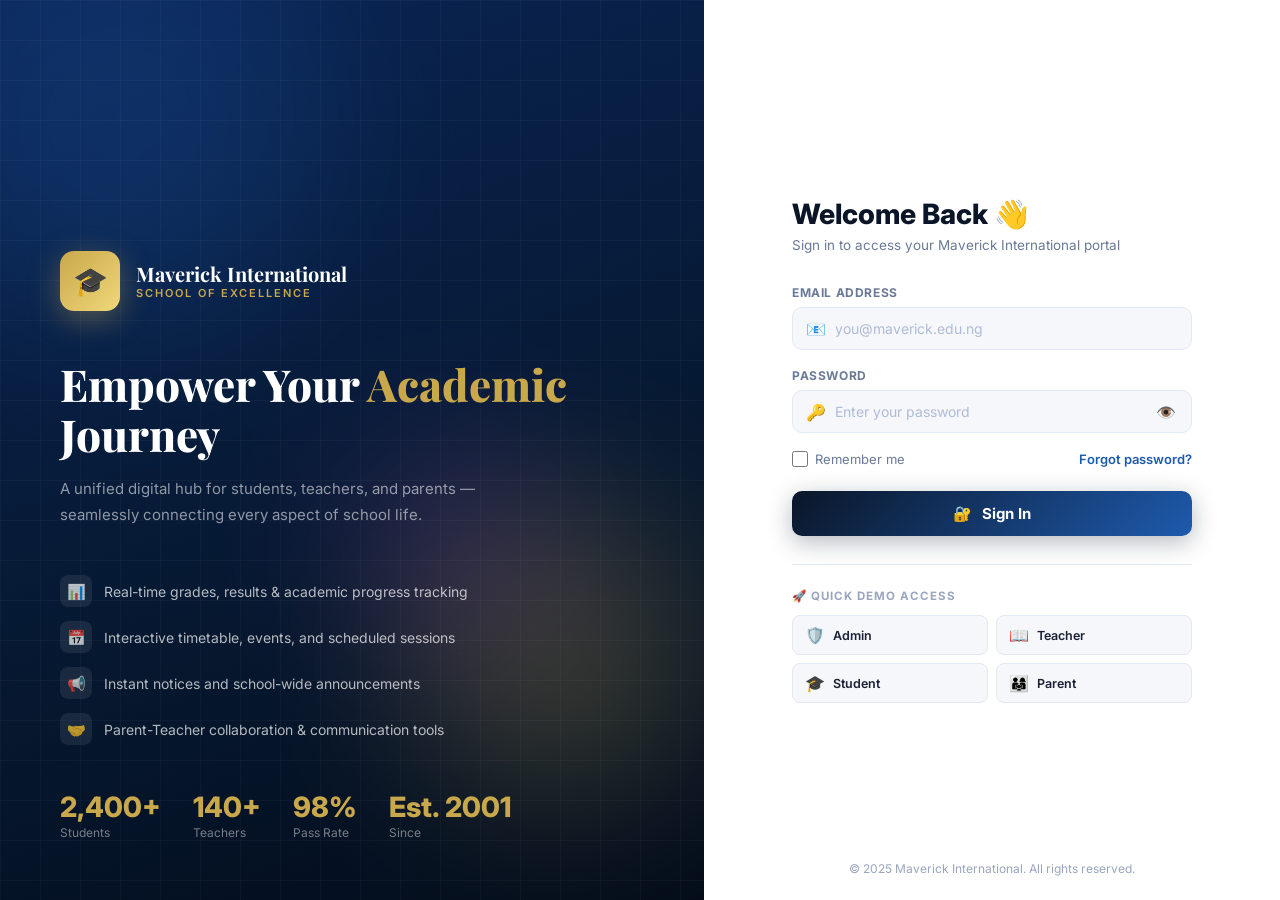
<file: index.html>
<!DOCTYPE html>
<html lang="en">
<head>
  <meta charset="UTF-8" />
  <meta name="viewport" content="width=device-width, initial-scale=1.0" />
  <title>Login — Maverick International School Portal</title>
  <meta name="description" content="Securely access the Maverick International School Portal. Student, Teacher, Admin and Parent login." />
  <link rel="preconnect" href="https://fonts.googleapis.com" />
  <link rel="preconnect" href="https://fonts.gstatic.com" crossorigin />
  <link href="https://fonts.googleapis.com/css2?family=Inter:wght@300;400;500;600;700;800&family=Playfair+Display:wght@600;700;800&display=swap" rel="stylesheet" />
  <style>
    *, *::before, *::after { box-sizing: border-box; margin: 0; padding: 0; }
    :root {
      --primary: #0a1628;
      --secondary: #c9a84c;
      --accent: #1e5aad;
      --bg: #f0f2f7;
      --danger: #e74c3c;
      --success: #27ae60;
    }
    body {
      font-family: 'Inter', sans-serif;
      min-height: 100vh;
      display: flex;
      overflow: hidden;
      background: var(--primary);
    }

    /* ---- Left Panel ---- */
    .login-left {
      width: 55%;
      position: relative;
      overflow: hidden;
      display: flex;
      flex-direction: column;
      justify-content: flex-end;
      padding: 60px;
    }

    .login-bg {
      position: absolute;
      inset: 0;
      background:
        linear-gradient(160deg, #0a2555 0%, #061830 60%, #030c1a 100%);
      z-index: 0;
    }

    /* Decorative orbs */
    .orb {
      position: absolute;
      border-radius: 50%;
      filter: blur(80px);
      opacity: 0.25;
      animation: floatOrb 8s ease-in-out infinite alternate;
    }
    .orb-1 { width: 400px; height: 400px; background: var(--accent); top: -80px; left: -80px; }
    .orb-2 { width: 300px; height: 300px; background: var(--secondary); bottom: 100px; right: 0; animation-delay: -3s; }
    .orb-3 { width: 200px; height: 200px; background: #8e44ad; top: 50%; left: 50%; animation-delay: -6s; }

    @keyframes floatOrb {
      from { transform: translate(0, 0) scale(1); }
      to   { transform: translate(20px, 20px) scale(1.1); }
    }

    /* Grid pattern */
    .login-bg::after {
      content: '';
      position: absolute;
      inset: 0;
      background-image:
        linear-gradient(rgba(255,255,255,0.03) 1px, transparent 1px),
        linear-gradient(90deg, rgba(255,255,255,0.03) 1px, transparent 1px);
      background-size: 40px 40px;
    }

    .login-left-content {
      position: relative;
      z-index: 1;
    }

    .school-crest {
      display: flex;
      align-items: center;
      gap: 16px;
      margin-bottom: 48px;
    }

    .crest-icon {
      width: 60px;
      height: 60px;
      background: linear-gradient(135deg, var(--secondary), #f0d87a);
      border-radius: 14px;
      display: flex;
      align-items: center;
      justify-content: center;
      font-size: 28px;
      box-shadow: 0 8px 30px rgba(201,168,76,0.4);
      flex-shrink: 0;
    }

    .crest-text {
      display: flex;
      flex-direction: column;
    }

    .crest-name {
      font-family: 'Playfair Display', serif;
      font-size: 20px;
      font-weight: 700;
      color: #fff;
      line-height: 1.2;
    }

    .crest-sub {
      font-size: 11px;
      color: var(--secondary);
      font-weight: 600;
      letter-spacing: 2px;
      text-transform: uppercase;
    }

    .login-hero-text {
      margin-bottom: 48px;
    }

    .login-hero-text h2 {
      font-family: 'Playfair Display', serif;
      font-size: 44px;
      font-weight: 800;
      color: #fff;
      line-height: 1.15;
      margin-bottom: 16px;
    }

    .login-hero-text h2 span {
      color: var(--secondary);
    }

    .login-hero-text p {
      font-size: 15px;
      color: rgba(255,255,255,0.55);
      line-height: 1.7;
      max-width: 420px;
    }

    .login-stats {
      display: flex;
      gap: 32px;
    }

    .login-stat {
      display: flex;
      flex-direction: column;
    }

    .login-stat .val {
      font-size: 28px;
      font-weight: 800;
      color: var(--secondary);
      line-height: 1;
    }

    .login-stat .lbl {
      font-size: 12px;
      color: rgba(255,255,255,0.45);
      margin-top: 4px;
    }

    .login-features {
      display: flex;
      flex-direction: column;
      gap: 14px;
      margin-bottom: 48px;
    }

    .feature-item {
      display: flex;
      align-items: center;
      gap: 12px;
      color: rgba(255,255,255,0.7);
      font-size: 14px;
    }

    .feature-item .feat-icon {
      width: 32px;
      height: 32px;
      border-radius: 8px;
      background: rgba(255,255,255,0.08);
      display: flex;
      align-items: center;
      justify-content: center;
      font-size: 15px;
      flex-shrink: 0;
    }

    /* ---- Right Panel ---- */
    .login-right {
      flex: 1;
      background: #fff;
      display: flex;
      align-items: center;
      justify-content: center;
      padding: 40px 60px;
      position: relative;
      overflow-y: auto;
    }

    .login-form-wrap {
      width: 100%;
      max-width: 400px;
      animation: slideUp 0.6s ease both;
    }

    @keyframes slideUp {
      from { opacity: 0; transform: translateY(30px); }
      to   { opacity: 1; transform: translateY(0); }
    }

    .form-heading {
      margin-bottom: 32px;
    }

    .form-heading h1 {
      font-size: 28px;
      font-weight: 800;
      color: var(--primary);
      margin-bottom: 6px;
    }

    .form-heading p {
      font-size: 13.5px;
      color: #6b7a99;
    }

    .form-group {
      margin-bottom: 18px;
      position: relative;
    }

    .form-label {
      display: block;
      font-size: 12px;
      font-weight: 700;
      color: #6b7a99;
      margin-bottom: 7px;
      text-transform: uppercase;
      letter-spacing: 0.6px;
    }

    .input-wrap {
      position: relative;
    }

    .input-icon {
      position: absolute;
      left: 14px; top: 50%;
      transform: translateY(-50%);
      font-size: 16px;
      pointer-events: none;
      color: #9aa5be;
    }

    .form-control {
      width: 100%;
      padding: 12px 14px 12px 42px;
      background: #f5f7fb;
      border: 1.5px solid #e2e8f4;
      border-radius: 10px;
      font-size: 14px;
      font-family: 'Inter', sans-serif;
      color: var(--primary);
      outline: none;
      transition: all 0.3s ease;
    }

    .form-control:focus {
      border-color: var(--accent);
      background: #fff;
      box-shadow: 0 0 0 3px rgba(30,90,173,0.1);
    }

    .form-control::placeholder { color: #b0bbd6; }

    .password-toggle {
      position: absolute;
      right: 12px; top: 50%;
      transform: translateY(-50%);
      background: none;
      border: none;
      cursor: pointer;
      font-size: 16px;
      color: #9aa5be;
      transition: color 0.2s;
      padding: 4px;
    }

    .password-toggle:hover { color: var(--accent); }

    .form-options {
      display: flex;
      align-items: center;
      justify-content: space-between;
      font-size: 13px;
      margin-bottom: 24px;
    }

    .remember-wrap {
      display: flex;
      align-items: center;
      gap: 7px;
      cursor: pointer;
    }

    .remember-wrap input[type="checkbox"] {
      width: 16px;
      height: 16px;
      accent-color: var(--accent);
      cursor: pointer;
    }

    .remember-wrap span {
      color: #6b7a99;
      font-size: 13px;
    }

    .forgot-link {
      color: var(--accent);
      font-size: 13px;
      font-weight: 600;
      text-decoration: none;
      transition: opacity 0.2s;
    }

    .forgot-link:hover { opacity: 0.7; }

    .login-btn {
      width: 100%;
      padding: 13px;
      background: linear-gradient(135deg, var(--primary), var(--accent));
      color: #fff;
      border: none;
      border-radius: 10px;
      font-size: 15px;
      font-weight: 700;
      font-family: 'Inter', sans-serif;
      cursor: pointer;
      display: flex;
      align-items: center;
      justify-content: center;
      gap: 10px;
      transition: all 0.3s ease;
      box-shadow: 0 6px 24px rgba(10,22,40,0.3);
    }

    .login-btn:hover {
      transform: translateY(-1px);
      box-shadow: 0 10px 30px rgba(10,22,40,0.4);
    }

    .login-btn:disabled {
      opacity: 0.7;
      cursor: not-allowed;
      transform: none;
    }

    .spinner {
      width: 16px; height: 16px;
      border: 2px solid rgba(255,255,255,0.3);
      border-top-color: #fff;
      border-radius: 50%;
      animation: spin 0.7s linear infinite;
      display: inline-block;
    }

    @keyframes spin { to { transform: rotate(360deg); } }

    .login-error {
      background: rgba(231,76,60,0.08);
      border: 1px solid rgba(231,76,60,0.2);
      border-radius: 8px;
      padding: 10px 14px;
      font-size: 13px;
      color: var(--danger);
      margin-bottom: 16px;
      display: none;
    }

    /* Demo accounts */
    .demo-section {
      margin-top: 28px;
      padding-top: 24px;
      border-top: 1px solid #e2e8f4;
    }

    .demo-section h4 {
      font-size: 11.5px;
      font-weight: 700;
      color: #9aa5be;
      text-transform: uppercase;
      letter-spacing: 1px;
      margin-bottom: 12px;
    }

    .demo-grid {
      display: grid;
      grid-template-columns: 1fr 1fr;
      gap: 8px;
    }

    .demo-btn {
      display: flex;
      align-items: center;
      gap: 8px;
      padding: 9px 12px;
      background: #f5f7fb;
      border: 1.5px solid #e2e8f4;
      border-radius: 8px;
      font-size: 12.5px;
      font-weight: 600;
      color: #1a2035;
      cursor: pointer;
      transition: all 0.2s ease;
      font-family: 'Inter', sans-serif;
    }

    .demo-btn:hover {
      border-color: var(--secondary);
      background: rgba(201,168,76,0.06);
      color: #8a6800;
    }

    .demo-btn .d-icon {
      font-size: 16px;
    }

    .login-footer {
      position: absolute;
      bottom: 24px;
      left: 0; right: 0;
      text-align: center;
      font-size: 12px;
      color: #9aa5be;
    }


    /* ============================================
       LOGIN PAGE — Responsive (5-Tier)
       ============================================ */

    /* LG <= 1024px: slightly narrower left panel */
    @media (max-width: 1024px) {
      .login-left { width: 45%; padding: 40px; }
      .login-hero-text h2 { font-size: 36px; }
    }

    /* MD <= 900px: hide left panel, show form only */
    @media (max-width: 900px) {
      body { overflow-y: auto; }
      .login-left { display: none; }
      .login-right {
        padding: 48px 40px;
        min-height: 100vh;
      }
    }

    /* SM <= 640px: reduce right panel padding */
    @media (max-width: 640px) {
      .login-right { padding: 36px 24px 60px; }
      .login-form-wrap { max-width: 100%; }
      .form-heading h1 { font-size: 24px; }
      .demo-grid { grid-template-columns: 1fr 1fr; }
    }

    /* XS <= 480px: phone-level compact form */
    @media (max-width: 480px) {
      .login-right { padding: 28px 16px 56px; }
      .form-heading h1 { font-size: 22px; }
      .form-heading p  { font-size: 13px; }
      .form-control    { padding: 11px 12px 11px 40px; font-size: 13.5px; }
      .login-btn       { padding: 12px; font-size: 14px; }
      .form-options    { font-size: 12.5px; }
      .demo-grid { gap: 6px; }
      .demo-btn  { padding: 8px 10px; font-size: 12px; }
      .login-footer { font-size: 11px; bottom: 16px; }
    }

    /* XXS <= 360px: very small phones */
    @media (max-width: 360px) {
      .login-right { padding: 24px 12px 56px; }
      .form-heading h1 { font-size: 20px; }
      .login-btn { font-size: 13.5px; }
      .demo-grid { grid-template-columns: 1fr; }
      .demo-btn  { justify-content: center; }
    }

  </style>
</head>
<body>

  <!-- LEFT PANEL -->
  <div class="login-left">
    <div class="login-bg">
      <div class="orb orb-1"></div>
      <div class="orb orb-2"></div>
      <div class="orb orb-3"></div>
    </div>

    <div class="login-left-content">
      <!-- Crest -->
      <div class="school-crest">
        <div class="crest-icon">🎓</div>
        <div class="crest-text">
          <span class="crest-name">Maverick International</span>
          <span class="crest-sub">School of Excellence</span>
        </div>
      </div>

      <!-- Hero -->
      <div class="login-hero-text">
        <h2>Empower Your <span>Academic</span> Journey</h2>
        <p>A unified digital hub for students, teachers, and parents — seamlessly connecting every aspect of school life.</p>
      </div>

      <!-- Features -->
      <div class="login-features">
        <div class="feature-item">
          <div class="feat-icon">📊</div>
          <span>Real-time grades, results & academic progress tracking</span>
        </div>
        <div class="feature-item">
          <div class="feat-icon">📅</div>
          <span>Interactive timetable, events, and scheduled sessions</span>
        </div>
        <div class="feature-item">
          <div class="feat-icon">📢</div>
          <span>Instant notices and school-wide announcements</span>
        </div>
        <div class="feature-item">
          <div class="feat-icon">🤝</div>
          <span>Parent-Teacher collaboration & communication tools</span>
        </div>
      </div>

      <!-- Stats -->
      <div class="login-stats">
        <div class="login-stat">
          <span class="val">2,400+</span>
          <span class="lbl">Students</span>
        </div>
        <div class="login-stat">
          <span class="val">140+</span>
          <span class="lbl">Teachers</span>
        </div>
        <div class="login-stat">
          <span class="val">98%</span>
          <span class="lbl">Pass Rate</span>
        </div>
        <div class="login-stat">
          <span class="val">Est. 2001</span>
          <span class="lbl">Since</span>
        </div>
      </div>
    </div>
  </div>

  <!-- RIGHT PANEL -->
  <div class="login-right">
    <div class="login-form-wrap">
      <div class="form-heading">
        <h1>Welcome Back 👋</h1>
        <p>Sign in to access your Maverick International portal</p>
      </div>

      <!-- Error -->
      <div class="login-error" id="loginError"></div>

      <!-- Form -->
      <form id="loginForm" novalidate autocomplete="off">
        <div class="form-group">
          <label class="form-label" for="loginEmail">Email Address</label>
          <div class="input-wrap">
            <span class="input-icon">📧</span>
            <input type="email" id="loginEmail" class="form-control" placeholder="you@maverick.edu.ng" required />
          </div>
        </div>

        <div class="form-group">
          <label class="form-label" for="loginPassword">Password</label>
          <div class="input-wrap">
            <span class="input-icon">🔑</span>
            <input type="password" id="loginPassword" class="form-control" placeholder="Enter your password" required />
            <button type="button" class="password-toggle" id="togglePassword">👁️</button>
          </div>
        </div>

        <div class="form-options">
          <label class="remember-wrap">
            <input type="checkbox" id="rememberMe" />
            <span>Remember me</span>
          </label>
          <a href="#" class="forgot-link">Forgot password?</a>
        </div>

        <button type="submit" class="login-btn" id="loginBtn">
          <span>🔐</span>
          <span>Sign In</span>
        </button>
      </form>

      <!-- Demo Section -->
      <div class="demo-section">
        <h4>🚀 Quick Demo Access</h4>
        <div class="demo-grid">
          <button type="button" class="demo-btn" data-demo-role="administrator">
            <span class="d-icon">🛡️</span>Admin
          </button>
          <button type="button" class="demo-btn" data-demo-role="teacher">
            <span class="d-icon">📖</span>Teacher
          </button>
          <button type="button" class="demo-btn" data-demo-role="student">
            <span class="d-icon">🎓</span>Student
          </button>
          <button type="button" class="demo-btn" data-demo-role="parent">
            <span class="d-icon">👨‍👩‍👧</span>Parent
          </button>
        </div>
      </div>
    </div>

    <div class="login-footer">
      © 2025 Maverick International. All rights reserved.
    </div>
  </div>

  <script src="js/main.js"></script>
  <script src="js/auth.js"></script>
</body>
</html>
</file>
<file: css/style.css>
/* ============================================
   MAVERICK INTERNATIONAL SCHOOL PORTAL
   Global Styles
   ============================================ */

@import url('https://fonts.googleapis.com/css2?family=Inter:wght@300;400;500;600;700;800&family=Playfair+Display:wght@600;700&display=swap');

/* ---- CSS Variables ---- */
:root {
  --primary: #0a1628;
  --primary-light: #122040;
  --secondary: #c9a84c;
  --secondary-light: #e8c96d;
  --accent: #1e5aad;
  --accent-light: #2870d4;
  --danger: #e74c3c;
  --success: #27ae60;
  --warning: #f39c12;
  --info: #2980b9;

  --bg-base: #f0f2f7;
  --bg-sidebar: #0a1628;
  --bg-card: #ffffff;
  --bg-header: #ffffff;

  --text-primary: #1a2035;
  --text-secondary: #6b7a99;
  --text-muted: #9aa5be;
  --text-light: #ffffff;

  --border: #e2e8f4;
  --border-hover: #c9a84c;

  --shadow-sm: 0 2px 8px rgba(10, 22, 40, 0.06);
  --shadow-md: 0 4px 20px rgba(10, 22, 40, 0.1);
  --shadow-lg: 0 8px 40px rgba(10, 22, 40, 0.15);
  --shadow-xl: 0 20px 60px rgba(10, 22, 40, 0.2);

  --radius-sm: 8px;
  --radius-md: 12px;
  --radius-lg: 16px;
  --radius-xl: 24px;
  --radius-full: 9999px;

  --sidebar-width: 260px;
  --header-height: 70px;
  --transition: all 0.3s cubic-bezier(0.4, 0, 0.2, 1);
}

/* ---- Reset & Base ---- */
*, *::before, *::after {
  box-sizing: border-box;
  margin: 0;
  padding: 0;
}

html {
  font-size: 16px;
  scroll-behavior: smooth;
}

body {
  font-family: 'Inter', sans-serif;
  background-color: var(--bg-base);
  color: var(--text-primary);
  line-height: 1.6;
  overflow-x: hidden;
  -webkit-font-smoothing: antialiased;
}

a {
  text-decoration: none;
  color: inherit;
}

ul {
  list-style: none;
}

img {
  max-width: 100%;
  display: block;
}

button {
  cursor: pointer;
  font-family: inherit;
  border: none;
  outline: none;
}

input, select, textarea {
  font-family: inherit;
  outline: none;
}

/* ---- Scrollbar ---- */
::-webkit-scrollbar { width: 6px; height: 6px; }
::-webkit-scrollbar-track { background: transparent; }
::-webkit-scrollbar-thumb { background: var(--border); border-radius: 99px; }
::-webkit-scrollbar-thumb:hover { background: var(--secondary); }

/* ============================================
   LAYOUT SHELL
   ============================================ */
.portal-shell {
  display: flex;
  min-height: 100vh;
}

/* ============================================
   SIDEBAR
   ============================================ */
.sidebar {
  width: var(--sidebar-width);
  background: var(--bg-sidebar);
  color: var(--text-light);
  display: flex;
  flex-direction: column;
  position: fixed;
  top: 0;
  left: 0;
  height: 100vh;
  z-index: 1000;
  transition: var(--transition);
  overflow: hidden;
}

.sidebar::before {
  content: '';
  position: absolute;
  top: 0; left: 0; right: 0; bottom: 0;
  background: linear-gradient(160deg, #122040 0%, #0a1628 40%, #071020 100%);
  z-index: -1;
}

.sidebar-brand {
  padding: 24px 20px;
  display: flex;
  align-items: center;
  gap: 12px;
  border-bottom: 1px solid rgba(255,255,255,0.07);
  min-height: var(--header-height);
}

.brand-icon {
  width: 44px;
  height: 44px;
  background: linear-gradient(135deg, var(--secondary), var(--secondary-light));
  border-radius: var(--radius-sm);
  display: flex;
  align-items: center;
  justify-content: center;
  font-size: 20px;
  flex-shrink: 0;
  box-shadow: 0 4px 15px rgba(201, 168, 76, 0.35);
}

.brand-text {
  display: flex;
  flex-direction: column;
  overflow: hidden;
}

.brand-name {
  font-family: 'Playfair Display', serif;
  font-size: 13.5px;
  font-weight: 700;
  color: #fff;
  line-height: 1.2;
  white-space: nowrap;
}

.brand-tagline {
  font-size: 9.5px;
  color: var(--secondary);
  font-weight: 500;
  letter-spacing: 1px;
  text-transform: uppercase;
  white-space: nowrap;
}

/* ---- Sidebar Navigation ---- */
.sidebar-nav {
  flex: 1;
  padding: 16px 0;
  overflow-y: auto;
}

.nav-section-label {
  font-size: 10px;
  font-weight: 600;
  letter-spacing: 1.5px;
  text-transform: uppercase;
  color: rgba(255,255,255,0.3);
  padding: 12px 20px 6px;
  margin-top: 8px;
}

.nav-item {
  position: relative;
}

.nav-link {
  display: flex;
  align-items: center;
  gap: 12px;
  padding: 11px 20px;
  color: rgba(255,255,255,0.6);
  font-size: 13.5px;
  font-weight: 500;
  transition: var(--transition);
  border-radius: 0;
  position: relative;
  overflow: hidden;
}

.nav-link::before {
  content: '';
  position: absolute;
  left: 0; top: 0; bottom: 0;
  width: 3px;
  background: var(--secondary);
  transform: scaleY(0);
  transition: var(--transition);
  border-radius: 0 2px 2px 0;
}

.nav-link:hover,
.nav-link.active {
  color: #fff;
  background: rgba(255,255,255,0.07);
}

.nav-link:hover::before,
.nav-link.active::before {
  transform: scaleY(1);
}

.nav-link .nav-icon {
  width: 20px;
  font-size: 16px;
  text-align: center;
  flex-shrink: 0;
}

.nav-badge {
  margin-left: auto;
  background: var(--secondary);
  color: var(--primary);
  font-size: 10px;
  font-weight: 700;
  padding: 2px 7px;
  border-radius: var(--radius-full);
}

/* ---- Sidebar Footer ---- */
.sidebar-footer {
  padding: 16px 20px;
  border-top: 1px solid rgba(255,255,255,0.07);
}

.sidebar-user {
  display: flex;
  align-items: center;
  gap: 10px;
  padding: 8px;
  border-radius: var(--radius-md);
  transition: var(--transition);
  cursor: pointer;
}

.sidebar-user:hover {
  background: rgba(255,255,255,0.07);
}

.user-avatar-sm {
  width: 36px;
  height: 36px;
  border-radius: var(--radius-full);
  background: linear-gradient(135deg, var(--accent), var(--accent-light));
  display: flex;
  align-items: center;
  justify-content: center;
  font-size: 14px;
  font-weight: 700;
  color: #fff;
  flex-shrink: 0;
}

.user-info-sm {
  flex: 1;
  overflow: hidden;
}

.user-name-sm {
  font-size: 12.5px;
  font-weight: 600;
  color: #fff;
  white-space: nowrap;
  overflow: hidden;
  text-overflow: ellipsis;
}

.user-role-sm {
  font-size: 10.5px;
  color: rgba(255,255,255,0.4);
  white-space: nowrap;
}

.logout-btn {
  color: rgba(255,255,255,0.4);
  font-size: 14px;
  transition: var(--transition);
}

.logout-btn:hover { color: var(--danger); }

/* ============================================
   MAIN CONTENT AREA
   ============================================ */
.main-content {
  flex: 1;
  margin-left: var(--sidebar-width);
  display: flex;
  flex-direction: column;
  min-height: 100vh;
  transition: var(--transition);
}

/* ============================================
   TOP HEADER
   ============================================ */
.top-header {
  background: var(--bg-header);
  height: var(--header-height);
  display: flex;
  align-items: center;
  justify-content: space-between;
  padding: 0 28px;
  border-bottom: 1px solid var(--border);
  position: sticky;
  top: 0;
  z-index: 100;
  box-shadow: var(--shadow-sm);
}

.header-left {
  display: flex;
  align-items: center;
  gap: 16px;
}

.menu-toggle {
  width: 36px;
  height: 36px;
  border-radius: var(--radius-sm);
  background: transparent;
  border: 1px solid var(--border);
  display: flex;
  align-items: center;
  justify-content: center;
  cursor: pointer;
  transition: var(--transition);
  font-size: 16px;
  color: var(--text-secondary);
}

.menu-toggle:hover {
  background: var(--bg-base);
  border-color: var(--secondary);
  color: var(--primary);
}

.page-title-area h1 {
  font-size: 18px;
  font-weight: 700;
  color: var(--text-primary);
}

.breadcrumb {
  display: flex;
  align-items: center;
  gap: 6px;
  font-size: 12px;
  color: var(--text-muted);
  margin-top: 1px;
}

.breadcrumb span { transition: var(--transition); }
.breadcrumb span:last-child { color: var(--accent); }
.breadcrumb .sep { color: var(--border); }

.header-right {
  display: flex;
  align-items: center;
  gap: 8px;
}

.header-action-btn {
  width: 38px;
  height: 38px;
  border-radius: var(--radius-sm);
  background: transparent;
  border: 1px solid var(--border);
  display: flex;
  align-items: center;
  justify-content: center;
  cursor: pointer;
  transition: var(--transition);
  font-size: 16px;
  color: var(--text-secondary);
  position: relative;
}

.header-action-btn:hover {
  background: var(--bg-base);
  border-color: var(--secondary);
  color: var(--primary);
}

.notif-dot {
  position: absolute;
  top: 7px; right: 7px;
  width: 7px; height: 7px;
  border-radius: 50%;
  background: var(--danger);
  border: 2px solid var(--bg-header);
}

.header-user {
  display: flex;
  align-items: center;
  gap: 10px;
  padding: 6px 10px;
  border-radius: var(--radius-md);
  cursor: pointer;
  transition: var(--transition);
  border: 1px solid transparent;
  margin-left: 4px;
}

.header-user:hover {
  background: var(--bg-base);
  border-color: var(--border);
}

.user-avatar {
  width: 36px;
  height: 36px;
  border-radius: var(--radius-full);
  background: linear-gradient(135deg, var(--primary), var(--accent));
  display: flex;
  align-items: center;
  justify-content: center;
  font-size: 13px;
  font-weight: 700;
  color: #fff;
}

.user-details {
  display: flex;
  flex-direction: column;
}

.user-name {
  font-size: 13px;
  font-weight: 600;
  color: var(--text-primary);
}

.user-role {
  font-size: 11px;
  color: var(--text-muted);
}

/* ============================================
   PAGE CONTENT WRAPPER
   ============================================ */
.page-content {
  flex: 1;
  padding: 28px;
  overflow-y: auto;
}

/* ============================================
   CARDS
   ============================================ */
.card {
  background: var(--bg-card);
  border-radius: var(--radius-lg);
  border: 1px solid var(--border);
  box-shadow: var(--shadow-sm);
  overflow: hidden;
  transition: var(--transition);
}

.card:hover {
  box-shadow: var(--shadow-md);
}

.card-header {
  display: flex;
  align-items: center;
  justify-content: space-between;
  padding: 20px 24px;
  border-bottom: 1px solid var(--border);
}

.card-title {
  font-size: 15px;
  font-weight: 700;
  color: var(--text-primary);
}

.card-subtitle {
  font-size: 12px;
  color: var(--text-muted);
  margin-top: 2px;
}

.card-body {
  padding: 24px;
}

/* ============================================
   STAT CARDS
   ============================================ */
.stats-grid {
  display: grid;
  grid-template-columns: repeat(auto-fit, minmax(220px, 1fr));
  gap: 20px;
  margin-bottom: 28px;
}

.stat-card {
  background: var(--bg-card);
  border-radius: var(--radius-lg);
  padding: 22px;
  border: 1px solid var(--border);
  display: flex;
  align-items: flex-start;
  gap: 16px;
  transition: var(--transition);
  position: relative;
  overflow: hidden;
  box-shadow: var(--shadow-sm);
}

.stat-card::after {
  content: '';
  position: absolute;
  bottom: 0; left: 0; right: 0;
  height: 3px;
  background: var(--stat-color, var(--accent));
  transform: scaleX(0);
  transform-origin: left;
  transition: var(--transition);
}

.stat-card:hover::after { transform: scaleX(1); }
.stat-card:hover { box-shadow: var(--shadow-md); transform: translateY(-2px); }

.stat-icon {
  width: 52px;
  height: 52px;
  border-radius: var(--radius-md);
  background: var(--stat-bg, rgba(30, 90, 173, 0.1));
  display: flex;
  align-items: center;
  justify-content: center;
  font-size: 22px;
  flex-shrink: 0;
  transition: var(--transition);
}

.stat-card:hover .stat-icon {
  background: var(--stat-color, var(--accent));
}

.stat-card:hover .stat-icon .stat-emoji {
  filter: brightness(0) invert(1);
}

.stat-info { flex: 1; }

.stat-value {
  font-size: 28px;
  font-weight: 800;
  color: var(--text-primary);
  line-height: 1;
  margin-bottom: 4px;
}

.stat-label {
  font-size: 12.5px;
  color: var(--text-secondary);
  font-weight: 500;
}

.stat-change {
  display: inline-flex;
  align-items: center;
  gap: 3px;
  font-size: 11px;
  font-weight: 600;
  margin-top: 6px;
  padding: 2px 8px;
  border-radius: var(--radius-full);
}

.stat-change.up { color: var(--success); background: rgba(39, 174, 96, 0.1); }
.stat-change.down { color: var(--danger); background: rgba(231, 76, 60, 0.1); }

/* ============================================
   BUTTONS
   ============================================ */
.btn {
  display: inline-flex;
  align-items: center;
  gap: 8px;
  padding: 9px 18px;
  border-radius: var(--radius-sm);
  font-size: 13.5px;
  font-weight: 600;
  transition: var(--transition);
  cursor: pointer;
  border: none;
  white-space: nowrap;
}

.btn-primary {
  background: linear-gradient(135deg, var(--primary), var(--accent));
  color: #fff;
  box-shadow: 0 4px 15px rgba(10, 22, 40, 0.3);
}

.btn-primary:hover {
  transform: translateY(-1px);
  box-shadow: 0 6px 20px rgba(10, 22, 40, 0.4);
}

.btn-gold {
  background: linear-gradient(135deg, var(--secondary), var(--secondary-light));
  color: var(--primary);
  box-shadow: 0 4px 15px rgba(201, 168, 76, 0.3);
}

.btn-gold:hover {
  transform: translateY(-1px);
  box-shadow: 0 6px 20px rgba(201, 168, 76, 0.4);
}

.btn-outline {
  background: transparent;
  color: var(--text-primary);
  border: 1px solid var(--border);
}

.btn-outline:hover {
  background: var(--bg-base);
  border-color: var(--secondary);
}

.btn-danger {
  background: var(--danger);
  color: #fff;
}

.btn-success {
  background: var(--success);
  color: #fff;
}

.btn-sm {
  padding: 6px 13px;
  font-size: 12.5px;
}

.btn-lg {
  padding: 13px 28px;
  font-size: 15px;
}

.btn-icon {
  width: 34px;
  height: 34px;
  padding: 0;
  border-radius: var(--radius-sm);
  justify-content: center;
}

/* ============================================
   TABLES
   ============================================ */
.table-wrap {
  width: 100%;
  overflow-x: auto;
}

table {
  width: 100%;
  border-collapse: collapse;
  font-size: 13.5px;
}

thead th {
  background: var(--bg-base);
  color: var(--text-secondary);
  font-weight: 600;
  font-size: 11.5px;
  letter-spacing: 0.5px;
  text-transform: uppercase;
  padding: 12px 16px;
  text-align: left;
  white-space: nowrap;
}

tbody td {
  padding: 14px 16px;
  border-bottom: 1px solid var(--border);
  color: var(--text-primary);
  vertical-align: middle;
}

tbody tr {
  transition: var(--transition);
}

tbody tr:hover {
  background: rgba(10, 22, 40, 0.02);
}

tbody tr:last-child td { border-bottom: none; }

/* ============================================
   BADGES
   ============================================ */
.badge {
  display: inline-flex;
  align-items: center;
  gap: 4px;
  padding: 3px 10px;
  border-radius: var(--radius-full);
  font-size: 11.5px;
  font-weight: 600;
  white-space: nowrap;
}

.badge-success { background: rgba(39,174,96,0.12); color: var(--success); }
.badge-danger  { background: rgba(231,76,60,0.12); color: var(--danger); }
.badge-warning { background: rgba(243,156,18,0.12); color: var(--warning); }
.badge-info    { background: rgba(41,128,185,0.12); color: var(--info); }
.badge-primary { background: rgba(30,90,173,0.12); color: var(--accent); }
.badge-gold    { background: rgba(201,168,76,0.15); color: #9a7a1f; }

/* ============================================
   FORMS
   ============================================ */
.form-group {
  margin-bottom: 18px;
}

.form-label {
  display: block;
  font-size: 12.5px;
  font-weight: 600;
  color: var(--text-secondary);
  margin-bottom: 6px;
  text-transform: uppercase;
  letter-spacing: 0.4px;
}

.form-control {
  width: 100%;
  padding: 10px 14px;
  background: var(--bg-base);
  border: 1.5px solid var(--border);
  border-radius: var(--radius-sm);
  font-size: 13.5px;
  color: var(--text-primary);
  transition: var(--transition);
}

.form-control:focus {
  border-color: var(--accent);
  background: #fff;
  box-shadow: 0 0 0 3px rgba(30, 90, 173, 0.1);
}

.form-control::placeholder { color: var(--text-muted); }

select.form-control {
  cursor: pointer;
  appearance: none;
  background-image: url("data:image/svg+xml,%3Csvg xmlns='http://www.w3.org/2000/svg' width='12' height='12' viewBox='0 0 12 12'%3E%3Cpath fill='%239aa5be' d='M6 8L1 3h10z'/%3E%3C/svg%3E");
  background-repeat: no-repeat;
  background-position: right 12px center;
  padding-right: 32px;
}

/* ============================================
   AVATAR GROUPS & USERS
   ============================================ */
.avatar {
  width: 36px;
  height: 36px;
  border-radius: var(--radius-full);
  display: flex;
  align-items: center;
  justify-content: center;
  font-size: 13px;
  font-weight: 700;
  color: #fff;
  flex-shrink: 0;
}

.avatar-initials-1 { background: linear-gradient(135deg, #1e5aad, #2870d4); }
.avatar-initials-2 { background: linear-gradient(135deg, #c9a84c, #e8c96d); color: #7a5500; }
.avatar-initials-3 { background: linear-gradient(135deg, #27ae60, #2ecc71); }
.avatar-initials-4 { background: linear-gradient(135deg, #8e44ad, #9b59b6); }
.avatar-initials-5 { background: linear-gradient(135deg, #e74c3c, #e95d4e); }
.avatar-initials-6 { background: linear-gradient(135deg, #16a085, #1abc9c); }

/* ============================================
   SEARCH BAR
   ============================================ */
.search-bar {
  position: relative;
  flex: 1;
  max-width: 360px;
}

.search-bar input {
  width: 100%;
  padding: 9px 14px 9px 40px;
  background: var(--bg-base);
  border: 1.5px solid var(--border);
  border-radius: var(--radius-full);
  font-size: 13.5px;
  color: var(--text-primary);
  transition: var(--transition);
}

.search-bar input:focus {
  border-color: var(--accent);
  background: #fff;
  box-shadow: 0 0 0 3px rgba(30, 90, 173, 0.08);
}

.search-bar .search-icon {
  position: absolute;
  left: 14px; top: 50%;
  transform: translateY(-50%);
  color: var(--text-muted);
  font-size: 14px;
  pointer-events: none;
}

/* ============================================
   PROGRESS BARS
   ============================================ */
.progress-bar-wrap {
  background: var(--bg-base);
  border-radius: var(--radius-full);
  height: 7px;
  overflow: hidden;
}

.progress-bar-fill {
  height: 100%;
  border-radius: var(--radius-full);
  background: linear-gradient(90deg, var(--accent), var(--secondary));
  transition: width 0.8s cubic-bezier(0.4, 0, 0.2, 1);
}

/* ============================================
   PAGE FOOTER
   ============================================ */
.page-footer {
  padding: 16px 28px;
  border-top: 1px solid var(--border);
  background: var(--bg-card);
  display: flex;
  align-items: center;
  justify-content: space-between;
  font-size: 12px;
  color: var(--text-muted);
}

.page-footer strong { color: var(--secondary); }

/* ============================================
   MODALS
   ============================================ */
.modal-overlay {
  position: fixed;
  inset: 0;
  background: rgba(10, 22, 40, 0.6);
  backdrop-filter: blur(4px);
  z-index: 9999;
  display: flex;
  align-items: center;
  justify-content: center;
  padding: 20px;
  opacity: 0;
  visibility: hidden;
  transition: var(--transition);
}

.modal-overlay.show {
  opacity: 1;
  visibility: visible;
}

.modal {
  background: var(--bg-card);
  border-radius: var(--radius-xl);
  width: 100%;
  max-width: 520px;
  box-shadow: var(--shadow-xl);
  transform: scale(0.95) translateY(10px);
  transition: var(--transition);
}

.modal-overlay.show .modal {
  transform: scale(1) translateY(0);
}

.modal-header {
  padding: 22px 26px;
  border-bottom: 1px solid var(--border);
  display: flex;
  align-items: center;
  justify-content: space-between;
}

.modal-title {
  font-size: 17px;
  font-weight: 700;
}

.modal-close {
  width: 32px; height: 32px;
  border-radius: var(--radius-sm);
  background: var(--bg-base);
  border: none;
  cursor: pointer;
  display: flex;
  align-items: center;
  justify-content: center;
  font-size: 16px;
  color: var(--text-secondary);
  transition: var(--transition);
}
.modal-close:hover { background: rgba(231,76,60,0.1); color: var(--danger); }

.modal-body { padding: 22px 26px; }
.modal-footer {
  padding: 16px 26px;
  border-top: 1px solid var(--border);
  display: flex;
  align-items: center;
  justify-content: flex-end;
  gap: 10px;
}

/* ============================================
   TOAST NOTIFICATIONS
   ============================================ */
.toast-container {
  position: fixed;
  top: 20px; right: 20px;
  z-index: 99999;
  display: flex;
  flex-direction: column;
  gap: 10px;
}

.toast {
  background: var(--bg-card);
  border-radius: var(--radius-md);
  padding: 14px 18px;
  display: flex;
  align-items: center;
  gap: 12px;
  box-shadow: var(--shadow-lg);
  border-left: 4px solid var(--accent);
  min-width: 280px;
  max-width: 380px;
  transform: translateX(110%);
  transition: transform 0.4s cubic-bezier(0.4, 0, 0.2, 1);
  font-size: 13.5px;
  font-weight: 500;
}

.toast.show { transform: translateX(0); }
.toast.success { border-color: var(--success); }
.toast.error   { border-color: var(--danger); }
.toast.warning { border-color: var(--warning); }

.toast-icon { font-size: 18px; }
.toast-msg { flex: 1; }

/* ============================================
   TABLES TOOLBAR
   ============================================ */
.table-toolbar {
  display: flex;
  align-items: center;
  justify-content: space-between;
  gap: 14px;
  flex-wrap: wrap;
  padding: 16px 24px;
  border-bottom: 1px solid var(--border);
}

.toolbar-actions {
  display: flex;
  gap: 8px;
  align-items: center;
  flex-wrap: wrap;
}

/* ============================================
   EMPTY STATE
   ============================================ */
.empty-state {
  text-align: center;
  padding: 60px 20px;
}

.empty-icon {
  font-size: 56px;
  margin-bottom: 16px;
  opacity: 0.4;
}

.empty-title {
  font-size: 17px;
  font-weight: 700;
  color: var(--text-primary);
  margin-bottom: 6px;
}

.empty-desc {
  font-size: 13.5px;
  color: var(--text-muted);
  margin-bottom: 20px;
}

/* ============================================
   GRID UTILITIES
   ============================================ */
.grid-2 { display: grid; grid-template-columns: repeat(2, 1fr); gap: 20px; }
.grid-3 { display: grid; grid-template-columns: repeat(3, 1fr); gap: 20px; }
.grid-4 { display: grid; grid-template-columns: repeat(4, 1fr); gap: 20px; }

/* ============================================
   ANIMATIONS
   ============================================ */
@keyframes fadeInUp {
  from { opacity: 0; transform: translateY(20px); }
  to   { opacity: 1; transform: translateY(0); }
}

@keyframes fadeIn {
  from { opacity: 0; }
  to   { opacity: 1; }
}

@keyframes slideInLeft {
  from { opacity: 0; transform: translateX(-20px); }
  to   { opacity: 1; transform: translateX(0); }
}

@keyframes pulse {
  0%, 100% { opacity: 1; }
  50%       { opacity: 0.5; }
}

@keyframes spin {
  to { transform: rotate(360deg); }
}

@keyframes countUp {
  from { opacity: 0; transform: translateY(10px); }
  to   { opacity: 1; transform: translateY(0); }
}

.animate-fadeInUp { animation: fadeInUp 0.5s ease both; }
.animate-fadeIn   { animation: fadeIn 0.4s ease both; }
.animate-delay-1  { animation-delay: 0.1s; }
.animate-delay-2  { animation-delay: 0.2s; }
.animate-delay-3  { animation-delay: 0.3s; }
.animate-delay-4  { animation-delay: 0.4s; }
.animate-delay-5  { animation-delay: 0.5s; }
.animate-delay-6  { animation-delay: 0.6s; }


/* ============================================
   RESPONSIVE — Unified 5-Tier Breakpoint System
   Tiers: xs<480 | sm<640 | md<768 | lg<992 | xl<1280
   Strategy: Desktop-down (styles above are desktop-first base)
   ============================================ */

/* ---- XL: >= 1280px — Large Desktop ---- */
@media (min-width: 1280px) {
  .page-content {
    max-width: 1600px;
    margin: 0 auto;
  }
}

/* ---- LG: <= 1100px — Tablet Landscape / Small Laptop ---- */
@media (max-width: 1100px) {
  /* Sidebar slides off-screen */
  .sidebar {
    transform: translateX(-100%);
    z-index: 1001;
  }
  .sidebar.open {
    transform: translateX(0);
    box-shadow: 6px 0 40px rgba(0,0,0,0.4);
  }
  .main-content {
    margin-left: 0;
  }

  /* Grid collapses */
  .grid-4 { grid-template-columns: repeat(2, 1fr); }
  .grid-3 { grid-template-columns: repeat(2, 1fr); }

  /* Stats: 4 → 2 */
  .stats-grid {
    grid-template-columns: repeat(2, 1fr);
  }

  /* Header time optionally shrinks */
  .header-time .date { display: none; }
}

/* ---- MD: <= 768px — Tablet Portrait ---- */
@media (max-width: 768px) {
  :root {
    --header-height: 60px;
  }

  /* Page padding */
  .page-content { padding: 16px; }

  /* Header */
  .top-header {
    padding: 0 14px;
    gap: 8px;
  }
  .header-right { gap: 6px; }
  .header-action-btn { width: 34px; height: 34px; font-size: 15px; }
  .menu-toggle { width: 34px; height: 34px; }

  /* Hide verbose header elements */
  .user-details { display: none; }
  .header-time  { display: none; }
  .breadcrumb   { display: none; }
  .page-title-area h1 { font-size: 16px; }

  /* All grids → single column */
  .grid-2,
  .grid-3,
  .grid-4 { grid-template-columns: 1fr; }

  /* Stats: 4 → 2 */
  .stats-grid { grid-template-columns: repeat(2, 1fr); gap: 12px; }

  /* Tables: scrollable */
  .table-wrap { -webkit-overflow-scrolling: touch; }

  /* Table toolbar stacks */
  .table-toolbar {
    flex-direction: column;
    align-items: stretch;
    padding: 12px 16px;
    gap: 10px;
  }
  .toolbar-actions { flex-wrap: wrap; }
  .search-bar { max-width: 100%; }

  /* Cards */
  .card-header { padding: 16px 18px; }
  .card-body   { padding: 16px 18px; }

  /* Modals */
  .modal { border-radius: var(--radius-lg); margin: 12px; width: calc(100% - 24px); }
  .modal-header { padding: 18px 20px; }
  .modal-body   { padding: 18px 20px; }
  .modal-footer { padding: 14px 20px; gap: 8px; }

  /* Toasts */
  .toast-container { left: 12px; right: 12px; top: 12px; align-items: stretch; }
  .toast { min-width: 0; max-width: 100%; }

  /* Page footer stacks */
  .page-footer { flex-direction: column; text-align: center; gap: 4px; }

  /* Stat card */
  .stat-value { font-size: 24px; }
  .stat-icon  { width: 44px; height: 44px; font-size: 18px; }
}

/* ---- SM: <= 640px — Large Phone / Phablet ---- */
@media (max-width: 640px) {
  /* Stats: 2 → 2 (keep, but reduce gap) */
  .stats-grid { gap: 10px; }
  .stat-card  { padding: 16px 14px; gap: 12px; }

  /* Sections */
  .sidebar-brand { padding: 18px 16px; }

  /* Quick-action grid (from dashboard) */
  .quick-actions { grid-template-columns: repeat(2, 1fr) !important; gap: 10px !important; }

  /* Dropdown menus full-width on small screens */
  .dropdown-menu { min-width: 160px; }

  /* Buttons in header */
  .btn-lg { padding: 11px 20px; font-size: 14px; }

  /* Profile header info */
  .profile-header-info {
    padding: 8px 16px 0 100px;
    flex-direction: column;
    align-items: flex-start;
    gap: 10px;
    margin-bottom: 20px;
  }
}

/* ---- XS: <= 480px — Standard / Small Phone ---- */
@media (max-width: 480px) {
  :root {
    --header-height: 56px;
  }

  /* Stats: 2 → 1 */
  .stats-grid { grid-template-columns: 1fr; }

  /* Tighten page */
  .page-content { padding: 12px; }

  /* Header phone-level */
  .top-header { padding: 0 10px; }
  .header-action-btn { width: 32px; height: 32px; font-size: 14px; }
  .menu-toggle { width: 32px; height: 32px; font-size: 14px; }

  /* Cards */
  .card-header { padding: 14px 14px; flex-wrap: wrap; gap: 10px; }
  .card-body   { padding: 14px; }

  /* Tables: shrink text */
  table { font-size: 12.5px; }
  thead th, tbody td { padding: 10px 12px; }

  /* Modals full-screen on XS */
  .modal-overlay { padding: 0; align-items: flex-end; }
  .modal {
    border-radius: var(--radius-lg) var(--radius-lg) 0 0;
    margin: 0;
    width: 100%;
    max-height: 90vh;
    overflow-y: auto;
  }

  /* Toasts */
  .toast { font-size: 12.5px; padding: 12px 14px; }

  /* Quick actions → 2 cols */
  .quick-actions { grid-template-columns: repeat(2, 1fr) !important; }

  /* Profile banner adjusts */
  .profile-banner { height: 120px; margin-bottom: 56px; }
  .profile-avatar { width: 88px; height: 88px; font-size: 30px; }
  .profile-avatar-wrap { bottom: -44px; left: 16px; }
  .profile-header-info {
    padding: 6px 12px 0 12px;
    flex-direction: column;
    align-items: flex-start;
  }
  .profile-name { font-size: 20px; }

  /* Stat card horizontal squeeze */
  .stat-card { padding: 14px 12px; gap: 10px; }
  .stat-value { font-size: 22px; }
  .stat-label { font-size: 11.5px; }

  /* Footer */
  .page-footer { font-size: 11px; padding: 12px 14px; }

  /* Brand text in sidebar */
  .brand-name    { font-size: 12.5px; }
  .brand-tagline { font-size: 9px; }

  /* Sidebar overlay z-index fix */
  .sidebar-overlay { z-index: 1000; }
  .sidebar { z-index: 1001; }
}

/* ---- XXS: <= 360px — Very Small Phone ---- */
@media (max-width: 360px) {
  /* Nav link text */
  .nav-link { font-size: 12.5px; padding: 10px 14px; }
  .nav-link .nav-icon { font-size: 14px; }

  /* Buttons smaller */
  .btn { padding: 8px 14px; font-size: 12.5px; }
  .btn-sm { padding: 5px 10px; font-size: 11.5px; }

  /* Sidebar brand compact */
  .brand-icon { width: 36px; height: 36px; font-size: 16px; }

  /* Search bar */
  .search-bar input { font-size: 12.5px; }
}

/* ---- Landscape Phone ---- */
@media (max-height: 500px) and (orientation: landscape) {
  .sidebar {
    overflow-y: auto;
  }
  .sidebar-brand {
    padding: 12px 16px;
    min-height: auto;
  }
  .sidebar-nav { padding: 8px 0; }
  .nav-link { padding: 8px 16px; }
  .nav-section-label { padding: 8px 16px 4px; margin-top: 4px; }
  .sidebar-footer { padding: 10px 16px; }
}



/* ============================================
   SIDEBAR OVERLAY FOR MOBILE
   ============================================ */
.sidebar-overlay {
  position: fixed;
  inset: 0;
  background: rgba(10,22,40,0.5);
  z-index: 999;
  opacity: 0;
  visibility: hidden;
  transition: var(--transition);
}
.sidebar-overlay.show {
  opacity: 1;
  visibility: visible;
}

/* ============================================
  DROPDOWN
  ============================================ */
.dropdown {
  position: relative;
}

.dropdown-menu {
  position: absolute;
  top: calc(100% + 8px);
  right: 0;
  background: var(--bg-card);
  border: 1px solid var(--border);
  border-radius: var(--radius-md);
  box-shadow: var(--shadow-lg);
  min-width: 180px;
  overflow: hidden;
  z-index: 200;
  opacity: 0;
  visibility: hidden;
  transform: translateY(-6px);
  transition: var(--transition);
}

.dropdown-menu.show {
  opacity: 1;
  visibility: visible;
  transform: translateY(0);
}

.dropdown-item {
  display: flex;
  align-items: center;
  gap: 10px;
  padding: 10px 14px;
  font-size: 13.5px;
  color: var(--text-primary);
  transition: var(--transition);
  cursor: pointer;
  border: none;
  background: none;
  width: 100%;
  text-align: left;
}

.dropdown-item:hover { background: var(--bg-base); color: var(--accent); }
.dropdown-item.danger:hover { background: rgba(231,76,60,0.08); color: var(--danger); }
.dropdown-divider { height: 1px; background: var(--border); margin: 4px 0; }

/* ============================================
   TIME DISPLAY IN HEADER
   ============================================ */
.header-time {
  display: flex;
  flex-direction: column;
  align-items: flex-end;
  line-height: 1.3;
}

.header-time .time {
  font-size: 14px;
  font-weight: 700;
  color: var(--text-primary);
}

.header-time .date {
  font-size: 11px;
  color: var(--text-muted);
}
</file>
